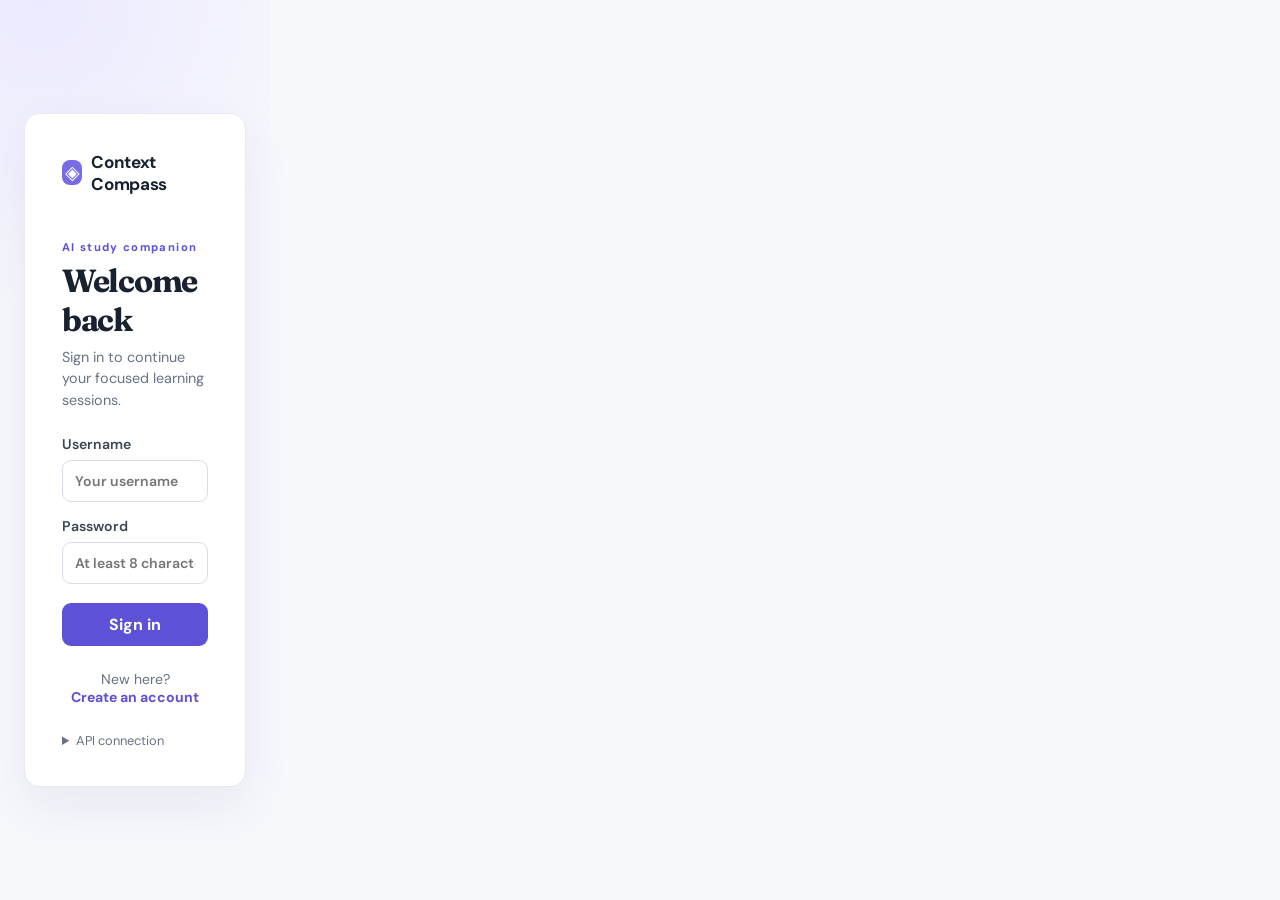
<file: context-rot-frontend/index.html>
<!doctype html>
<html lang="en">
  <head>
    <meta charset="UTF-8" />
    <meta name="viewport" content="width=device-width, initial-scale=1.0" />
    <meta name="theme-color" content="#4f46e5" />
    <title>Context Compass</title>
    <link rel="stylesheet" href="styles.css" />
  </head>
  <body>
    <div id="app" class="app-shell"></div>
    <script src="app.js"></script>
  </body>
</html>
</file>
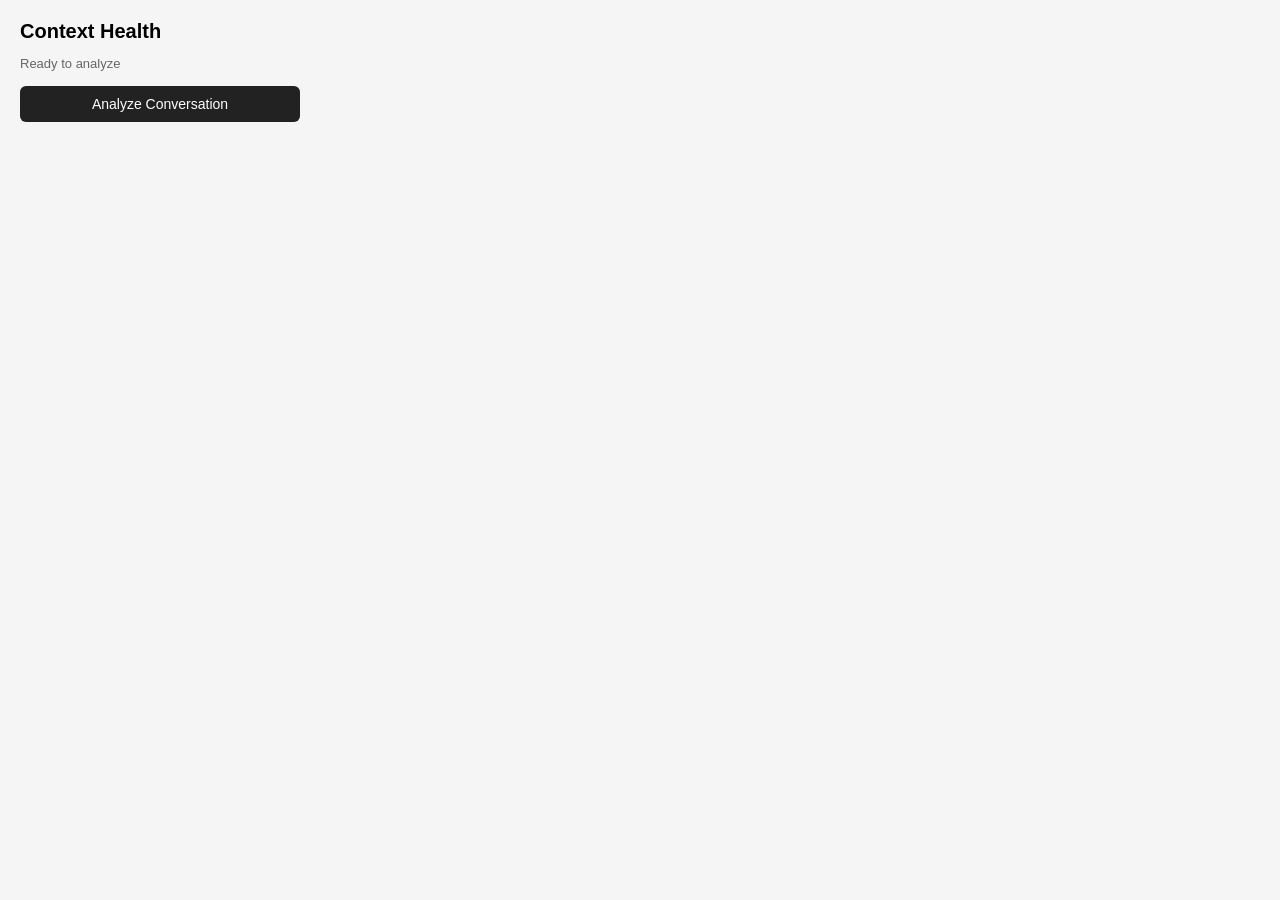
<file: context-rot-extension/popup.html>
<!DOCTYPE html>
<html>
<head>
    <title>Context Rot Detector</title>
    <link rel="stylesheet" href="popup.css">
</head>

<body>

    <div class="container">

        <h1>Context Health</h1>

        <div id="status">
            Ready to analyze
        </div>

        <button id="analyzeBtn">
            Analyze Conversation
        </button>

        <div id="result" class="hidden">

            <div class="score">
                <span id="score">--</span>
                <small>/ 100</small>
            </div>

            <div class="metric">
                <span>Contradictions</span>
                <strong id="contradictions">--</strong>
            </div>

            <div class="metric">
                <span>Topic Drift</span>
                <strong id="drift">--</strong>
            </div>

            <div class="metric">
                <span>Constraint Violations</span>
                <strong id="constraints">--</strong>
            </div>

            <div class="recommendation">
                <strong>Recommendation</strong>
                <p id="recommendation">
                    --
                </p>
            </div>

        </div>

    </div>

    <script src="popup.js"></script>

</body>
</html>
</file>
<file: context-rot-frontend/styles.css>
@import url('https://fonts.googleapis.com/css2?family=DM+Mono&family=DM+Sans:opsz,wght@9..40,400;9..40,500;9..40,600;9..40,700&family=Fraunces:opsz,wght@9..144,600&display=swap');
:root { --ink:#18212f; --muted:#687284; --line:#e8eaf0; --surface:#fff; --canvas:#f7f8fc; --purple:#5d51d8; --purple-dark:#4036ae; --purple-soft:#eeecff; --green:#168464; --green-soft:#e5f6f0; --amber:#b66512; --amber-soft:#fff2dc; --red:#c14343; --red-soft:#ffe8e8; font-family:'DM Sans',system-ui,sans-serif; color:var(--ink); background:var(--canvas); }
* { box-sizing:border-box } body { margin:0; min-width:320px; } button,input,textarea { font:inherit } button { cursor:pointer } button:disabled { opacity:.6; cursor:wait } input,textarea { border:1px solid #d9ddea; border-radius:9px; color:var(--ink); padding:11px 12px; width:100%; outline:none; background:#fff } input:focus,textarea:focus { border-color:var(--purple); box-shadow:0 0 0 3px #e5e2ff } label { color:#3b4555; display:grid; gap:7px; font-size:.88rem; font-weight:600 }.app-shell { min-height:100vh; display:grid; grid-template-columns:270px minmax(0,1fr) }.sidebar { background:#1d1a34; color:#d8d6ed; display:flex; flex-direction:column; padding:28px 16px 18px; min-height:100vh }.brand { align-items:center; color:inherit; display:flex; font-size:1.07rem; font-weight:700; gap:9px; letter-spacing:-.02em; padding:0 10px }.brand-mark { align-items:center; background:#766ce8; border-radius:8px; color:white; display:inline-flex; font-size:1.2rem; height:25px; justify-content:center; width:25px }.new-session,.primary { background:var(--purple); border:0; border-radius:9px; color:white; font-weight:700; padding:11px 15px; transition:.18s background,.18s transform }.new-session { margin:34px 0 25px; text-align:left; width:100% }.new-session:hover,.primary:hover { background:var(--purple-dark); transform:translateY(-1px) }.nav-title { color:#8d89ae; font-size:.68rem; font-weight:700; letter-spacing:.1em; margin:0 10px 9px }.session-item { background:transparent; border:0; border-radius:8px; color:#d8d6ed; display:grid; gap:3px; margin:2px 0; padding:10px; text-align:left; width:100% }.session-item span { overflow:hidden; text-overflow:ellipsis; white-space:nowrap }.session-item small { color:#938fab; font-size:.72rem }.session-item:hover,.session-item.active { background:#312c51 }.session-item.active { color:#fff }.sidebar-bottom { border-top:1px solid #373257; display:flex; justify-content:space-between; margin-top:auto; padding:16px 10px 0 }.user-name { font-size:.88rem; max-width:140px; overflow:hidden; text-overflow:ellipsis }.text-button,.link-button { background:none; border:0; color:var(--purple); font-weight:700; padding:0 }.sidebar .text-button { color:#c6c2e9; font-size:.82rem }.empty-side { color:#938fab; font-size:.83rem; margin:11px 10px }.main-content { min-width:0; padding:42px clamp(20px,5vw,76px); }.workspace-header { align-items:start; display:flex; justify-content:space-between; margin:0 auto 28px; max-width:1120px }.eyebrow { color:var(--purple); font-size:.7rem; font-weight:700; letter-spacing:.12em; margin:0 0 7px }.workspace-header h1,.empty-workspace h1 { font-family:Fraunces,serif; font-size:clamp(1.7rem,3vw,2.35rem); letter-spacing:-.04em; margin:0 }.health-pill { border-radius:100px; font-size:.84rem; font-weight:700; margin-top:5px; padding:8px 12px }.health-pill.good { background:var(--green-soft); color:var(--green) }.health-pill.warn { background:var(--amber-soft); color:var(--amber) }.health-pill.bad { background:var(--red-soft); color:var(--red) }.health-pill.neutral { background:#ebeef4; color:#667085 }.dashboard { display:grid; gap:17px; grid-template-columns:1.3fr 1fr; margin:0 auto 18px; max-width:1120px }.health-card,.alert-card,.chat-panel,.insights { background:var(--surface); border:1px solid var(--line); border-radius:14px; box-shadow:0 2px 8px #1c274208 }.health-card { align-items:center; display:flex; justify-content:space-between; padding:22px 25px }.card-label { color:var(--muted); font-size:.78rem; font-weight:700; letter-spacing:.06em; margin:0 0 5px; text-transform:uppercase }.score { display:block; font-size:2rem; letter-spacing:-.06em; margin-bottom:3px }.good { color:var(--green) }.warn { color:var(--amber) }.bad { color:var(--red) }.neutral { color:var(--muted) }.muted { color:var(--muted); font-size:.9rem; margin:0 }.score-ring { align-items:center; border:7px solid; border-radius:50%; display:flex; font-size:1.4rem; height:60px; justify-content:center; width:60px }.score-ring.good { border-color:#a5ddca }.score-ring.warn { border-color:#f2ca86 }.score-ring.bad { border-color:#f2b4b4 }.score-ring.neutral { border-color:#dfe3eb }.alert-card { padding:21px 24px }.clear,.alert { font-size:.9rem; margin:12px 0 0 }.clear { color:var(--green) }.alert { color:var(--red) }.chat-panel,.insights { margin:0 auto 18px; max-width:1120px }.chat-header { align-items:center; border-bottom:1px solid var(--line); display:flex; justify-content:space-between; padding:20px 24px }.chat-header h2,.insights h2,.modal h2 { font-size:1.08rem; margin:0 0 4px }.messages { height:360px; overflow-y:auto; padding:22px 24px }.message { display:flex; gap:10px; margin:0 0 18px; max-width:85% }.message.user { flex-direction:row-reverse; margin-left:auto }.avatar { align-items:center; background:#e9e8ff; border-radius:50%; color:var(--purple-dark); display:flex; flex:0 0 auto; font-size:.67rem; font-weight:700; height:29px; justify-content:center; width:29px }.user .avatar { background:#dbf1ea; color:var(--green) }.message-bubble { background:#f1f2f7; border-radius:3px 12px 12px; font-size:.94rem; line-height:1.55; padding:10px 13px }.user .message-bubble { background:var(--purple); border-radius:12px 3px 12px 12px; color:white }.message time { color:#9aa1ae; display:block; font-size:.69rem; margin:4px 2px }.user time { text-align:right }.chat-empty { align-items:center; color:var(--muted); display:flex; flex-direction:column; height:100%; justify-content:center; text-align:center }.chat-empty span { color:#9389ed; font-size:1.5rem }.composer { align-items:end; border-top:1px solid var(--line); display:flex; gap:9px; padding:15px 17px }.composer textarea { max-height:140px; min-height:44px; resize:none }.send { align-items:center; border-radius:10px; display:flex; font-size:1.25rem; height:43px; justify-content:center; padding:0; width:45px }.insights { padding:20px 24px }.insights h2 { margin-bottom:18px }.signal-grid { display:grid; gap:12px; grid-template-columns:repeat(4,1fr) }.signal { border:1px solid var(--line); border-radius:9px; padding:13px }.signal > div:first-child { display:flex; font-size:.82rem; justify-content:space-between }.signal strong { font-family:'DM Mono',monospace; font-size:.78rem }.bar { background:#edf0f4; border-radius:10px; height:6px; margin:11px 0 7px; overflow:hidden }.bar i { display:block; height:100%; border-radius:inherit }.bar i.good { background:var(--green) }.bar i.bad { background:var(--red) }.signal small { font-size:.7rem }.good-text { color:var(--green) }.bad-text { color:var(--red) }.empty-workspace { margin:15vh auto 0; max-width:460px; text-align:center }.empty-icon { align-items:center; background:var(--purple-soft); border-radius:18px; color:var(--purple); display:flex; font-size:2rem; height:64px; justify-content:center; margin:0 auto 18px; width:64px }.empty-workspace p { color:var(--muted); line-height:1.6; margin:13px auto 23px }.auth-page { align-items:center; background:radial-gradient(circle at 15% 0,#eceaff,transparent 33%),var(--canvas); display:flex; justify-content:center; min-height:100vh; padding:24px }.auth-card { background:white; border:1px solid var(--line); border-radius:16px; box-shadow:0 20px 50px #392f8613; max-width:430px; padding:37px; width:100% }.auth-card .brand { color:var(--ink); padding:0; margin-bottom:45px }.auth-card h1 { font-family:Fraunces,serif; font-size:2rem; letter-spacing:-.04em; margin:0 0 8px }.auth-card > .muted { line-height:1.5; margin-bottom:24px }.stack { display:grid; gap:15px }.stack .primary { margin-top:4px }.switch { color:var(--muted); font-size:.88rem; margin:24px 0 0; text-align:center }.api-settings { color:var(--muted); font-size:.8rem; margin-top:26px }.api-settings summary { cursor:pointer }.api-settings label { margin-top:11px }.api-settings .text-button { font-size:.8rem; margin-top:10px }.modal-backdrop { align-items:center; background:#17142a80; display:flex; inset:0; justify-content:center; padding:20px; position:fixed; z-index:10 }.modal { background:white; border-radius:14px; max-width:440px; padding:28px; position:relative; width:100% }.modal h2 { font-family:Fraunces,serif; font-size:1.6rem; margin-bottom:23px }.close { background:transparent; border:0; color:var(--muted); font-size:1.6rem; position:absolute; right:14px; top:9px }.optional { color:var(--muted); font-weight:400 }.toast { border-radius:9px; bottom:22px; box-shadow:0 9px 30px #1118272e; color:white; left:50%; max-width:min(460px,calc(100vw - 30px)); padding:12px 16px; position:fixed; transform:translateX(-50%); z-index:20 }.toast.error { background:#a7333e }.toast.success { background:#14775c } @media (max-width:800px) { .app-shell { grid-template-columns:1fr }.sidebar { min-height:auto; padding:16px; position:sticky; top:0; z-index:5 }.sidebar nav,.sidebar-bottom { display:none }.new-session { margin:14px 0 0; width:auto }.sidebar { align-items:center; flex-direction:row; justify-content:space-between }.main-content { padding:28px 16px }.dashboard { grid-template-columns:1fr }.signal-grid { grid-template-columns:repeat(2,1fr) }.workspace-header { gap:10px }.health-pill { white-space:nowrap } } @media (max-width:480px) { .workspace-header { align-items:start; flex-direction:column }.chat-header { align-items:start; gap:12px; flex-direction:column }.messages { height:330px; padding:18px 14px }.message { max-width:95% }.signal-grid { grid-template-columns:1fr }.auth-card { padding:28px 22px } }
</file>
<file: context-rot-extension/popup.css>
body {
    width: 320px;
    margin: 0;
    font-family: Arial, sans-serif;
    background: #f5f5f5;
}

.container {
    padding: 20px;
}

h1 {
    margin-top: 0;
    font-size: 20px;
}

button {
    width: 100%;
    padding: 10px;
    border: none;
    border-radius: 6px;
    cursor: pointer;
    background: #222;
    color: white;
    font-size: 14px;
}

button:hover {
    opacity: 0.85;
}

#status {
    margin-bottom: 15px;
    font-size: 13px;
    color: #666;
}

.hidden {
    display: none;
}

.score {
    text-align: center;
    font-size: 42px;
    font-weight: bold;
    margin: 20px 0;
}

.score small {
    font-size: 16px;
    color: #777;
}

.metric {
    display: flex;
    justify-content: space-between;
    padding: 10px 0;
    border-bottom: 1px solid #ddd;
}

.recommendation {
    margin-top: 15px;
    padding: 10px;
    background: white;
    border-radius: 6px;
}

.recommendation p {
    font-size: 13px;
}
</file>
